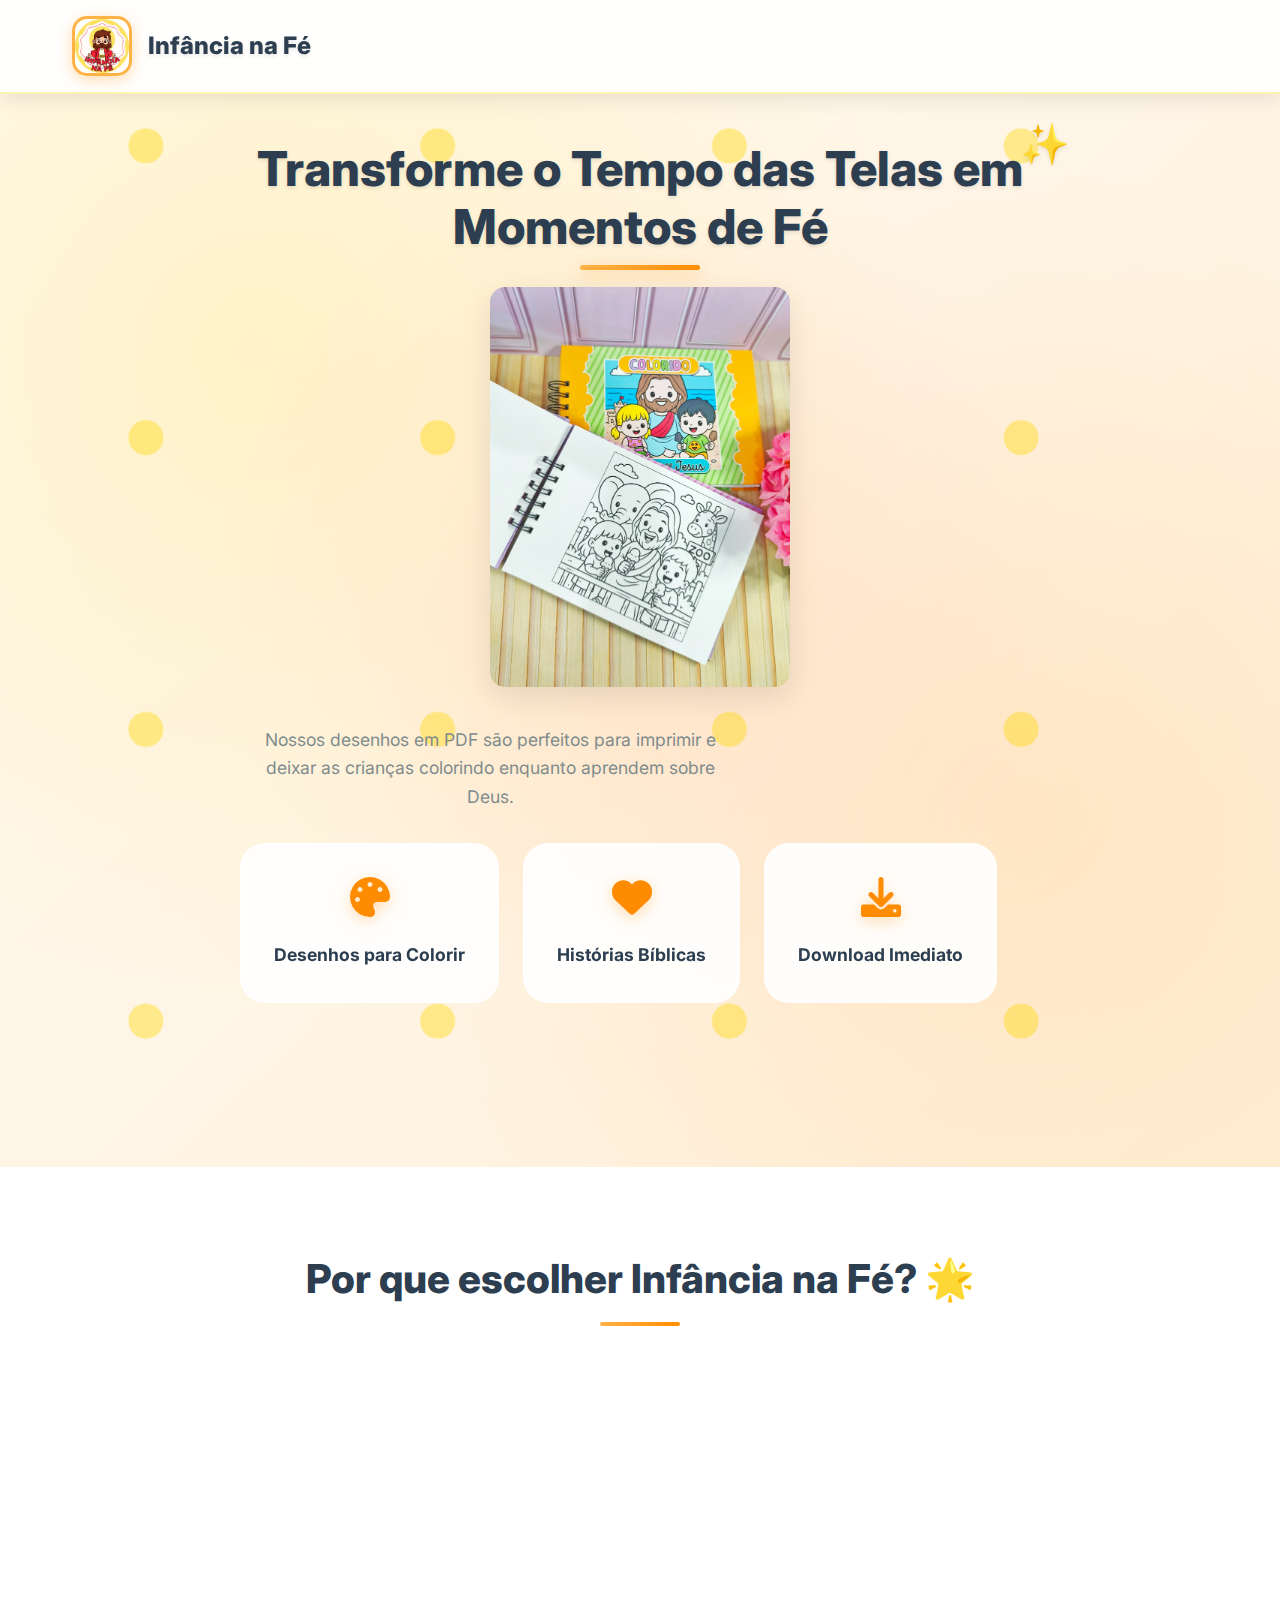
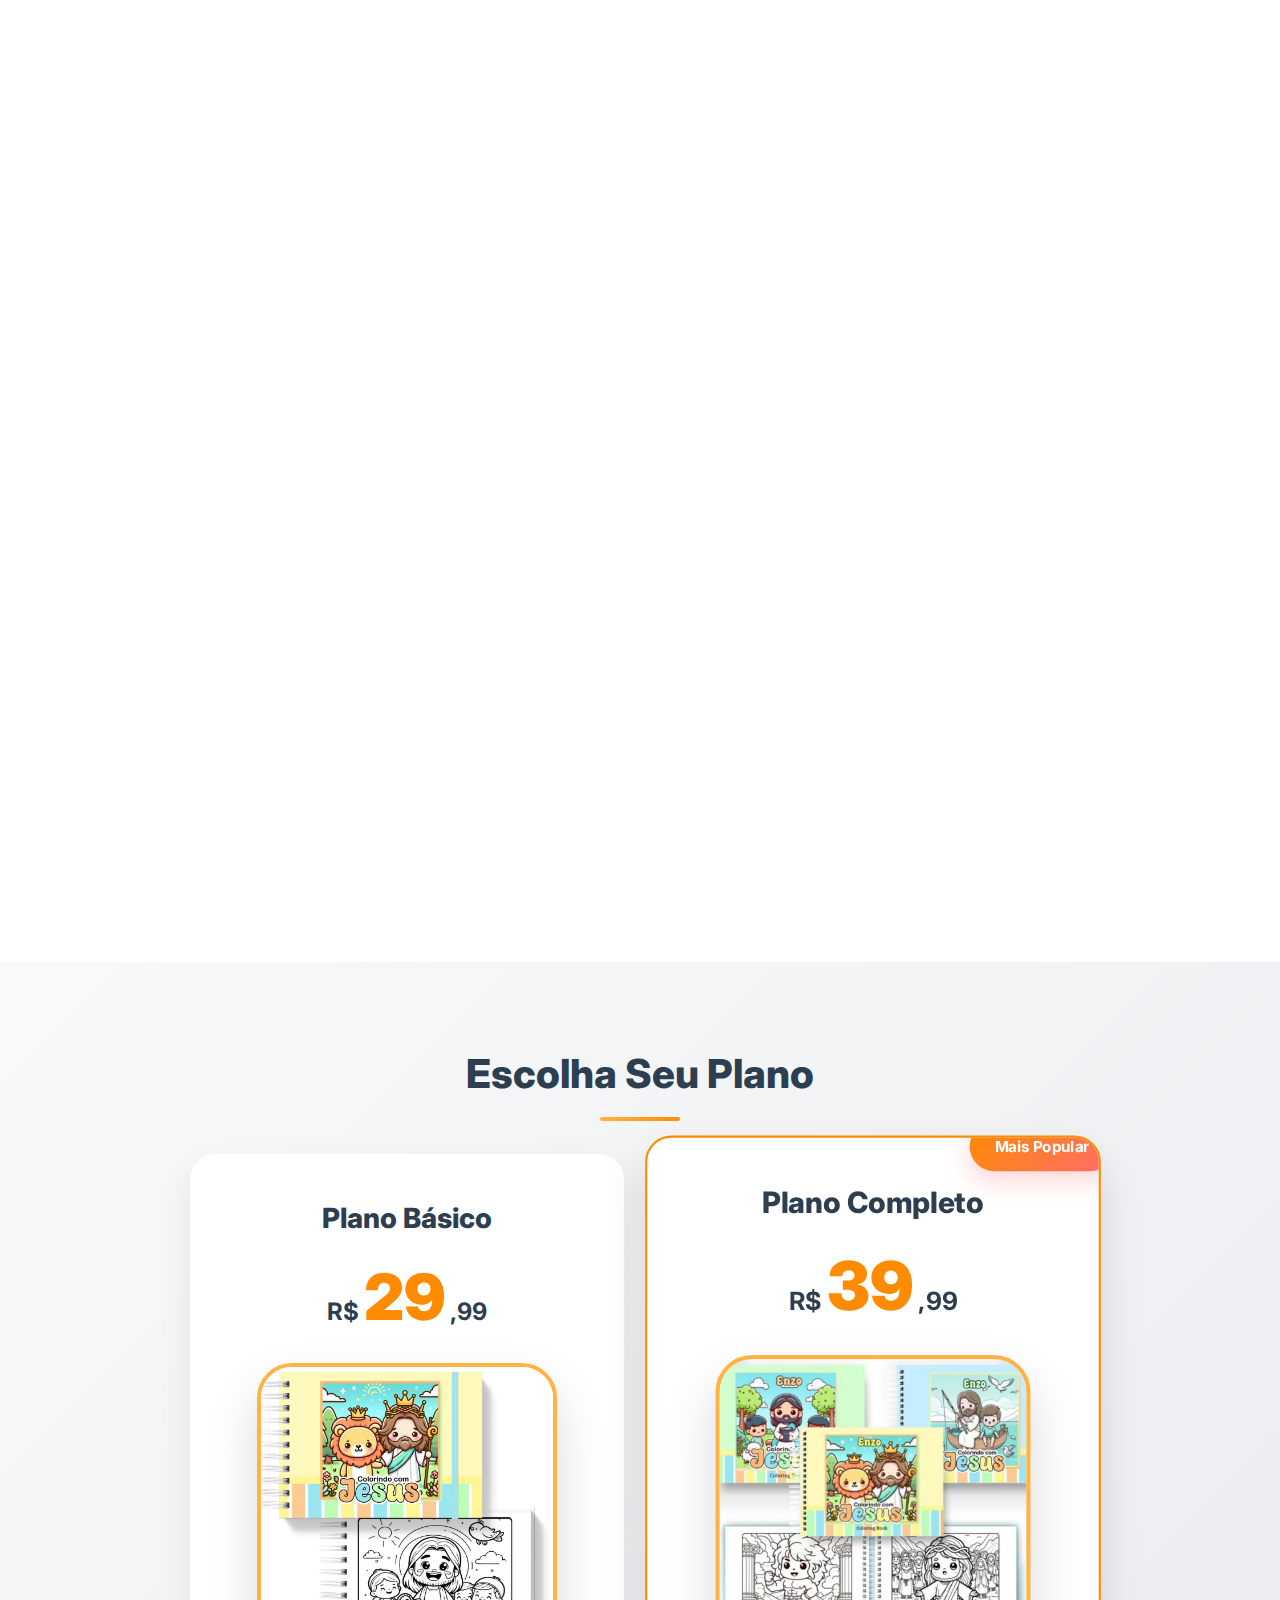
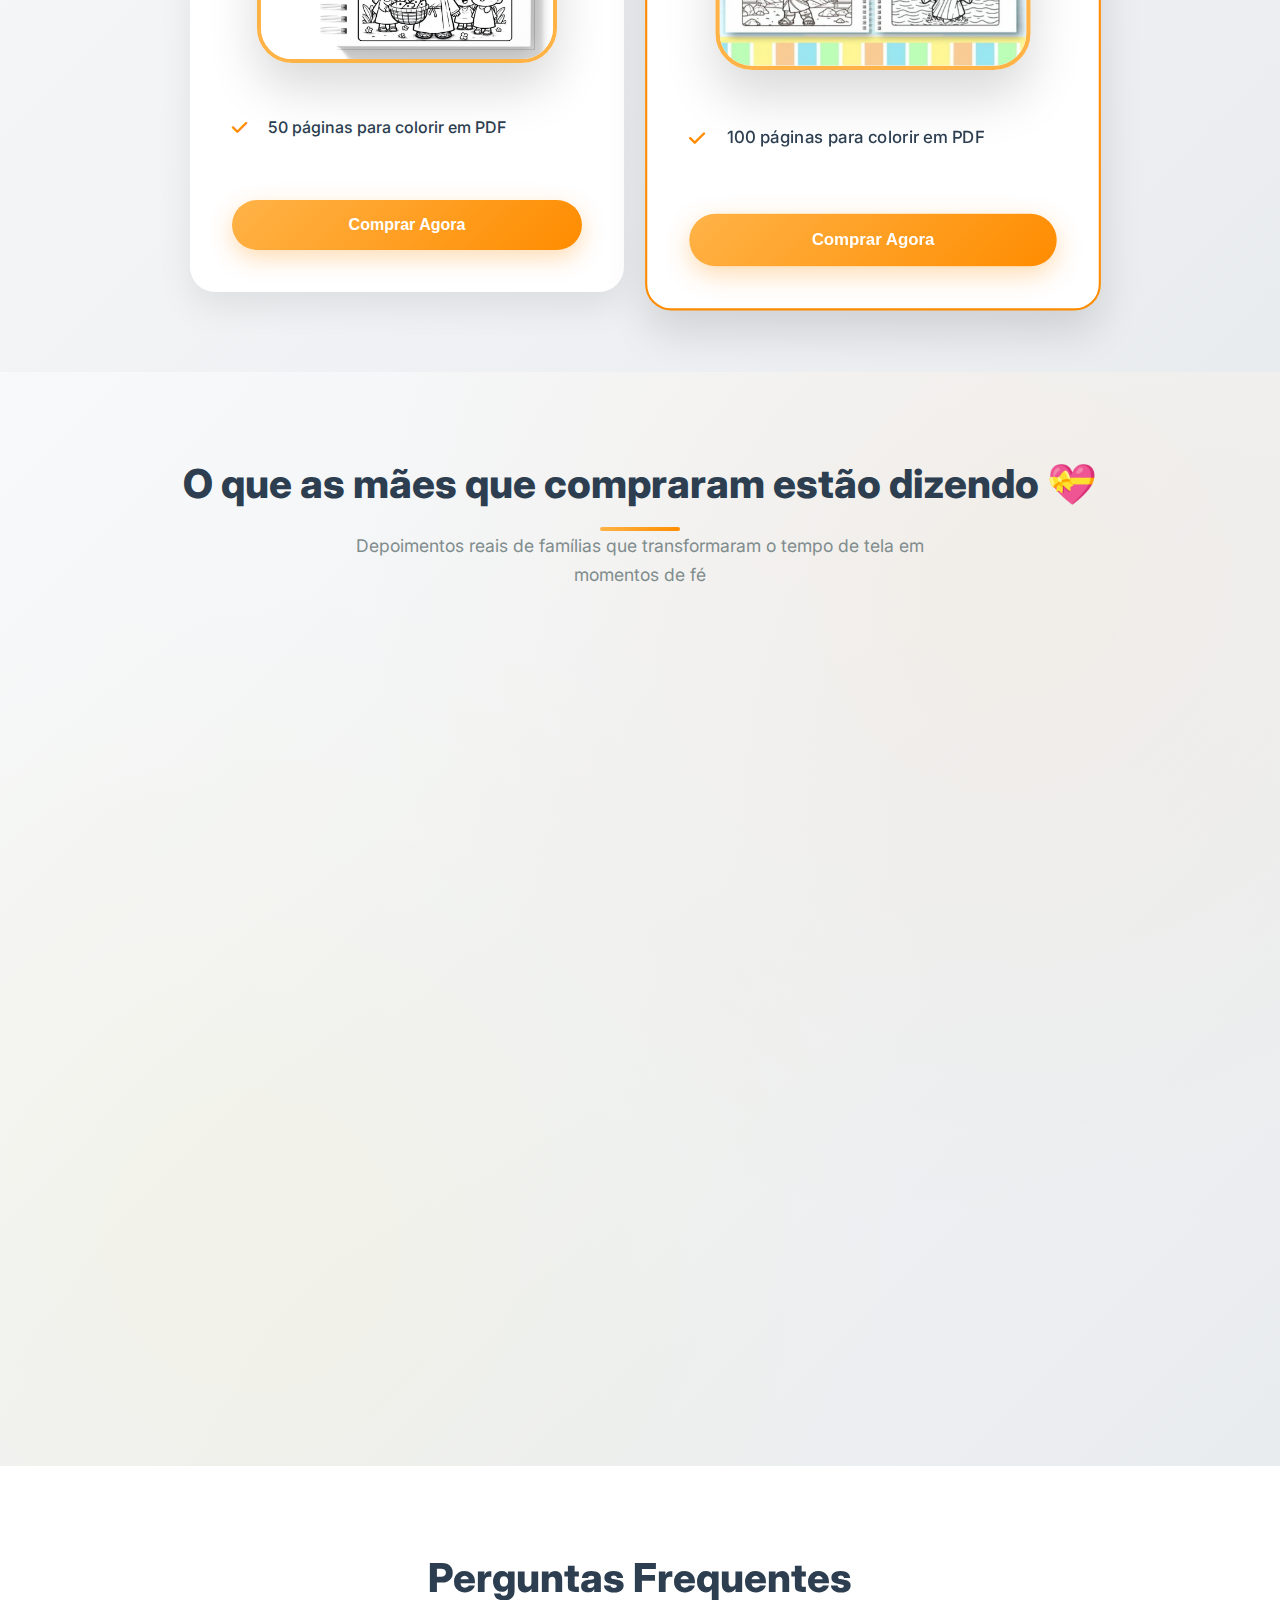
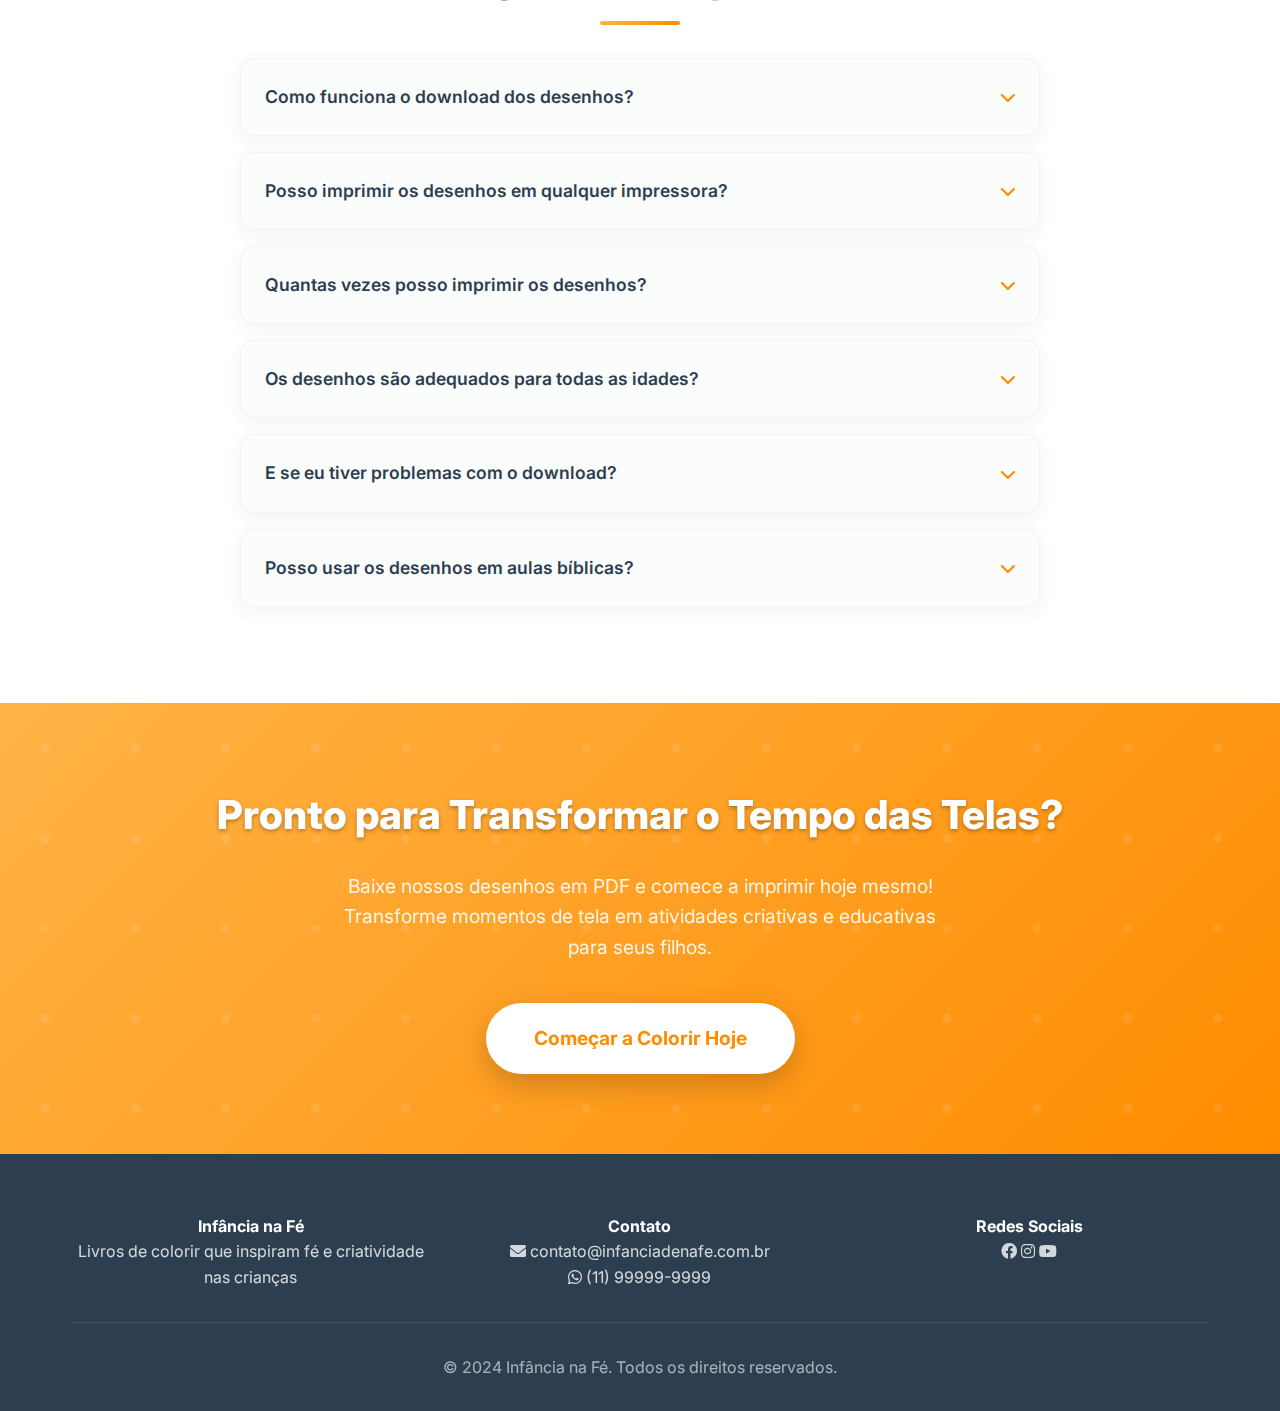
<file: index.html>
<!DOCTYPE html>
<html lang="pt-BR">
<head>
    <meta charset="UTF-8">
    <meta name="viewport" content="width=device-width, initial-scale=1.0">
    <title>Infância na Fé - Livros de Colorir para Crianças</title>
    <link rel="stylesheet" href="styles.css">
    <link href="https://fonts.googleapis.com/css2?family=Inter:wght@300;400;500;600;700&display=swap" rel="stylesheet">
    <link rel="stylesheet" href="https://cdnjs.cloudflare.com/ajax/libs/font-awesome/6.0.0/css/all.min.css">
</head>
<body>
    <!-- Header -->
    <header class="header">
        <div class="container">
            <div class="logo">
                <img src="logo/Logo.png" alt="Infância na Fé" class="logo-img">
                <span>Infância na Fé</span>
            </div>
        </div>
    </header>

    <!-- Hero Section -->
    <section class="hero">
        <div class="container">
            <div class="hero-content">
                <div class="hero-text">
                    <h1>Transforme o Tempo das Telas em Momentos de Fé</h1>
                    
                    <div class="hero-image">
                        <img src="fotos-do-produto/9.webp" alt="Crianças aprendendo sobre a Bíblia" class="hero-img">
                    </div>
                    
                    <p class="hero-subtitle">Nossos desenhos em PDF são perfeitos para imprimir e deixar as crianças colorindo enquanto aprendem sobre Deus.</p>
                    
                    <div class="hero-features">
                        <div class="feature">
                            <i class="fas fa-palette"></i>
                            <span>Desenhos para Colorir</span>
                        </div>
                        <div class="feature">
                            <i class="fas fa-heart"></i>
                            <span>Histórias Bíblicas</span>
                        </div>
                        <div class="feature">
                            <i class="fas fa-download"></i>
                            <span>Download Imediato</span>
                        </div>
                    </div>
                </div>
            </div>
        </div>
    </section>

    <!-- Benefits & Gallery Section -->
    <section class="benefits-gallery">
        <div class="container">
            <h2>Por que escolher Infância na Fé? 🌟</h2>
            <div class="benefits-grid">
                <div class="benefit-card">
                    <div class="benefit-image">
                        <img src="fotos-do-produto/1.jpeg" alt="Desenhos em PDF" class="benefit-photo">
                    </div>
                    <div class="benefit-icon">
                        <i class="fas fa-palette"></i>
                    </div>
                    <h3>Desenhos em PDF</h3>
                    <p>Baixe e imprima quantas páginas quiser! Desenhos lindos e educativos para as crianças colorirem.</p>
                </div>
                <div class="benefit-card">
                    <div class="benefit-image">
                        <img src="fotos-do-produto/2.webp" alt="Fácil de Imprimir" class="benefit-photo">
                    </div>
                    <div class="benefit-icon">
                        <i class="fas fa-print"></i>
                    </div>
                    <h3>Fácil de Imprimir</h3>
                    <p>Formato PDF otimizado para impressão em qualquer impressora. Ideal para uso doméstico e escolar.</p>
                </div>
                <div class="benefit-card">
                    <div class="benefit-image">
                        <img src="fotos-do-produto/3.jpeg" alt="Download Imediato" class="benefit-photo">
                    </div>
                    <div class="benefit-icon">
                        <i class="fas fa-download"></i>
                    </div>
                    <h3>Download Imediato</h3>
                    <p>Receba o arquivo PDF instantaneamente após a compra. Comece a imprimir e colorir em minutos!</p>
                </div>
                <div class="benefit-card">
                    <div class="benefit-image">
                        <img src="fotos-do-produto/4.jpeg" alt="Para Todas as Idades" class="benefit-photo">
                    </div>
                    <div class="benefit-icon">
                        <i class="fas fa-child"></i>
                    </div>
                    <h3>Para Todas as Idades</h3>
                    <p>Desenhos adaptados para diferentes níveis de habilidade, desde os menores até os mais experientes.</p>
                </div>
                <div class="benefit-card">
                    <div class="benefit-image">
                        <img src="fotos-do-produto/5.jpeg" alt="Histórias Bíblicas" class="benefit-photo">
                    </div>
                    <div class="benefit-icon">
                        <i class="fas fa-pray"></i>
                    </div>
                    <h3>Histórias Bíblicas</h3>
                    <p>Cada desenho conta uma história da Bíblia, ensinando valores cristãos enquanto as crianças se divertem.</p>
                </div>
                <div class="benefit-card">
                    <div class="benefit-image">
                        <img src="fotos-do-produto/6.jpeg" alt="Atividade Familiar" class="benefit-photo">
                    </div>
                    <div class="benefit-icon">
                        <i class="fas fa-users"></i>
                    </div>
                    <h3>Atividade Familiar</h3>
                    <p>Perfeito para momentos em família. Imprima várias páginas e todos podem colorir juntos!</p>
                </div>
            </div>
        </div>
    </section>

    <!-- Pricing Section -->
    <section class="pricing" id="comprar">
        <div class="container">
            <h2>Escolha Seu Plano</h2>
            <div class="pricing-plans">
                <div class="pricing-plan">
                    <div class="plan-header">
                        <h3>Plano Básico</h3>
                        <div class="plan-price">
                            <span class="currency">R$</span>
                            <span class="amount">29</span>
                            <span class="period">,99</span>
                        </div>
                    </div>
                    <div class="plan-image">
                        <img src="plano29,99/29,99.png" alt="Caderno de Colorir - 50 páginas" class="plan-product-photo">
                    </div>
                    <div class="plan-features">
                        <ul>
                            <li><i class="fas fa-check"></i> 50 páginas para colorir em PDF</li>
                        </ul>
                    </div>
                    <button class="btn btn-primary btn-large">Comprar Agora</button>
                </div>

                <div class="pricing-plan featured">
                    <div class="plan-badge">Mais Popular</div>
                    <div class="plan-header">
                        <h3>Plano Completo</h3>
                        <div class="plan-price">
                            <span class="currency">R$</span>
                            <span class="amount">39</span>
                            <span class="period">,99</span>
                        </div>
                    </div>
                    <div class="plan-image">
                        <img src="plano39,99/39,99.jpg" alt="Caderno de Colorir - 100 páginas" class="plan-product-photo">
                    </div>
                    <div class="plan-features">
                        <ul>
                            <li><i class="fas fa-check"></i> 100 páginas para colorir em PDF</li>
                        </ul>
                    </div>
                    <button class="btn btn-primary btn-large">Comprar Agora</button>
                </div>
            </div>
        </div>
    </section>

    <!-- Testimonials Section -->
    <section class="testimonials">
        <div class="container">
            <h2>O que as mães que compraram estão dizendo 💝</h2>
            <p class="testimonials-subtitle">Depoimentos reais de famílias que transformaram o tempo de tela em momentos de fé</p>
            <div class="testimonials-grid">
                <div class="testimonial-card">
                    <div class="testimonial-header">
                        <div class="testimonial-avatar">
                            <img src="foto-self-maes-que-compraram/1.jpg" alt="Mãe que comprou" class="avatar-photo">
                        </div>
                        <div class="testimonial-info">
                            <h4>Ana Paula</h4>
                            <p>Mãe de João, 4 anos</p>
                            <div class="stars">
                                <i class="fas fa-star"></i>
                                <i class="fas fa-star"></i>
                                <i class="fas fa-star"></i>
                                <i class="fas fa-star"></i>
                                <i class="fas fa-star"></i>
                            </div>
                        </div>
                    </div>
                    <p class="testimonial-text">"Meu filho passava horas no celular. Agora ele adora colorir as histórias da Bíblia! É incrível ver como ele se concentra e aprende sobre Jesus!"</p>
                    <div class="testimonial-tag">
                        <i class="fas fa-mobile-alt"></i>
                        <span>Menos Telas</span>
                    </div>
                </div>

                <div class="testimonial-card">
                    <div class="testimonial-header">
                        <div class="testimonial-avatar">
                            <img src="foto-self-maes-que-compraram/2.webp" alt="Mãe que comprou" class="avatar-photo">
                        </div>
                        <div class="testimonial-info">
                            <h4>Mariana Costa</h4>
                            <p>Mãe de Sofia, 6 anos</p>
                            <div class="stars">
                                <i class="fas fa-star"></i>
                                <i class="fas fa-star"></i>
                                <i class="fas fa-star"></i>
                                <i class="fas fa-star"></i>
                                <i class="fas fa-star"></i>
                            </div>
                        </div>
                    </div>
                    <p class="testimonial-text">"Baixei o PDF e imprimi várias páginas para minha filha. Ela fica horas colorindo e aprendendo sobre Jesus. O formato digital é super prático!"</p>
                    <div class="testimonial-tag">
                        <i class="fas fa-download"></i>
                        <span>Fácil de Imprimir</span>
                    </div>
                </div>

                <div class="testimonial-card">
                    <div class="testimonial-header">
                        <div class="testimonial-avatar">
                            <img src="foto-self-maes-que-compraram/4.jpg" alt="Mãe que comprou" class="avatar-photo">
                        </div>
                        <div class="testimonial-info">
                            <h4>Fernanda Silva</h4>
                            <p>Mãe de Pedro, 7 anos</p>
                            <div class="stars">
                                <i class="fas fa-star"></i>
                                <i class="fas fa-star"></i>
                                <i class="fas fa-star"></i>
                                <i class="fas fa-star"></i>
                                <i class="fas fa-star"></i>
                            </div>
                        </div>
                    </div>
                    <p class="testimonial-text">"Qualidade excepcional! As ilustrações são lindas e as histórias são perfeitas para a idade do meu filho. Ele pede para colorir todos os dias!"</p>
                    <div class="testimonial-tag">
                        <i class="fas fa-palette"></i>
                        <span>Qualidade Superior</span>
                    </div>
                </div>

                <div class="testimonial-card featured-testimonial">
                    <div class="testimonial-header">
                        <div class="testimonial-avatar">
                            <img src="foto-self-maes-que-compraram/5.gif" alt="Avó que comprou" class="avatar-photo">
                        </div>
                        <div class="testimonial-info">
                            <h4>Dona Maria</h4>
                            <p>Avó de Lucas, 5 anos</p>
                            <div class="stars">
                                <i class="fas fa-star"></i>
                                <i class="fas fa-star"></i>
                                <i class="fas fa-star"></i>
                                <i class="fas fa-star"></i>
                                <i class="fas fa-star"></i>
                            </div>
                        </div>
                    </div>
                    <p class="testimonial-text">"Como avó, vejo a diferença que fez na vida do meu netinho. Ele está mais calmo, focado e interessado em aprender sobre Deus. Valeu cada centavo!"</p>
                    <div class="testimonial-tag">
                        <i class="fas fa-heart"></i>
                        <span>Amor de Avó</span>
                    </div>
                </div>
            </div>
        </div>
    </section>

    <!-- FAQ Section -->
    <section class="faq">
        <div class="container">
            <h2>Perguntas Frequentes</h2>
            <div class="faq-grid">
                <div class="faq-item">
                    <div class="faq-question">
                        <h4>Como funciona o download dos desenhos?</h4>
                        <i class="fas fa-chevron-down"></i>
                    </div>
                    <div class="faq-answer">
                        <p>Assim que você finalizar a compra, receberá um email com o link para download dos arquivos PDF. É super rápido e você pode começar a imprimir e colorir em minutos!</p>
                    </div>
                </div>
                <div class="faq-item">
                    <div class="faq-question">
                        <h4>Posso imprimir os desenhos em qualquer impressora?</h4>
                        <i class="fas fa-chevron-down"></i>
                    </div>
                    <div class="faq-answer">
                        <p>Sim! Os arquivos PDF são otimizados para impressão em qualquer impressora doméstica ou comercial. Recomendamos papel A4 comum para melhor resultado.</p>
                    </div>
                </div>
                <div class="faq-item">
                    <div class="faq-question">
                        <h4>Quantas vezes posso imprimir os desenhos?</h4>
                        <i class="fas fa-chevron-down"></i>
                    </div>
                    <div class="faq-answer">
                        <p>Você pode imprimir quantas vezes quiser! Os PDFs são seus para sempre. Imprima para todos os seus filhos, sobrinhos ou para usar em aulas bíblicas.</p>
                    </div>
                </div>
                <div class="faq-item">
                    <div class="faq-question">
                        <h4>Os desenhos são adequados para todas as idades?</h4>
                        <i class="fas fa-chevron-down"></i>
                    </div>
                    <div class="faq-answer">
                        <p>Sim! Temos desenhos simples para crianças pequenas (2-4 anos) e desenhos mais detalhados para crianças maiores (5-12 anos). Todos são educativos e seguros.</p>
                    </div>
                </div>
                <div class="faq-item">
                    <div class="faq-question">
                        <h4>E se eu tiver problemas com o download?</h4>
                        <i class="fas fa-chevron-down"></i>
                    </div>
                    <div class="faq-answer">
                        <p>Nossa equipe está sempre pronta para ajudar! Se você tiver qualquer problema com o download ou impressão, entre em contato conosco que resolveremos rapidamente.</p>
                    </div>
                </div>
                <div class="faq-item">
                    <div class="faq-question">
                        <h4>Posso usar os desenhos em aulas bíblicas?</h4>
                        <i class="fas fa-chevron-down"></i>
                    </div>
                    <div class="faq-answer">
                        <p>Perfeito! Os desenhos são ideais para uso em escolas bíblicas, aulas de catequese ou atividades religiosas. Imprima quantas cópias precisar para sua turma!</p>
                    </div>
                </div>
            </div>
        </div>
    </section>

    <!-- CTA Section -->
    <section class="cta">
        <div class="container">
            <h2>Pronto para Transformar o Tempo das Telas?</h2>
            <p>Baixe nossos desenhos em PDF e comece a imprimir hoje mesmo! Transforme momentos de tela em atividades criativas e educativas para seus filhos.</p>
            <a href="#comprar" class="btn btn-primary btn-large">Começar a Colorir Hoje</a>
        </div>
    </section>

    <!-- Footer -->
    <footer class="footer">
        <div class="container">
            <div class="footer-content">
                <div class="footer-section">
                    <h4>Infância na Fé</h4>
                    <p>Livros de colorir que inspiram fé e criatividade nas crianças</p>
                </div>
                <div class="footer-section">
                    <h4>Contato</h4>
                    <p><i class="fas fa-envelope"></i> contato@infanciadenafe.com.br</p>
                    <p><i class="fab fa-whatsapp"></i> (11) 99999-9999</p>
                </div>
                <div class="footer-section">
                    <h4>Redes Sociais</h4>
                    <div class="social-links">
                        <a href="#"><i class="fab fa-facebook"></i></a>
                        <a href="#"><i class="fab fa-instagram"></i></a>
                        <a href="#"><i class="fab fa-youtube"></i></a>
                    </div>
                </div>
            </div>
            <div class="footer-bottom">
                <p>&copy; 2024 Infância na Fé. Todos os direitos reservados.</p>
            </div>
        </div>
    </footer>

    <script src="script.js"></script>
</body>
</html>
</file>
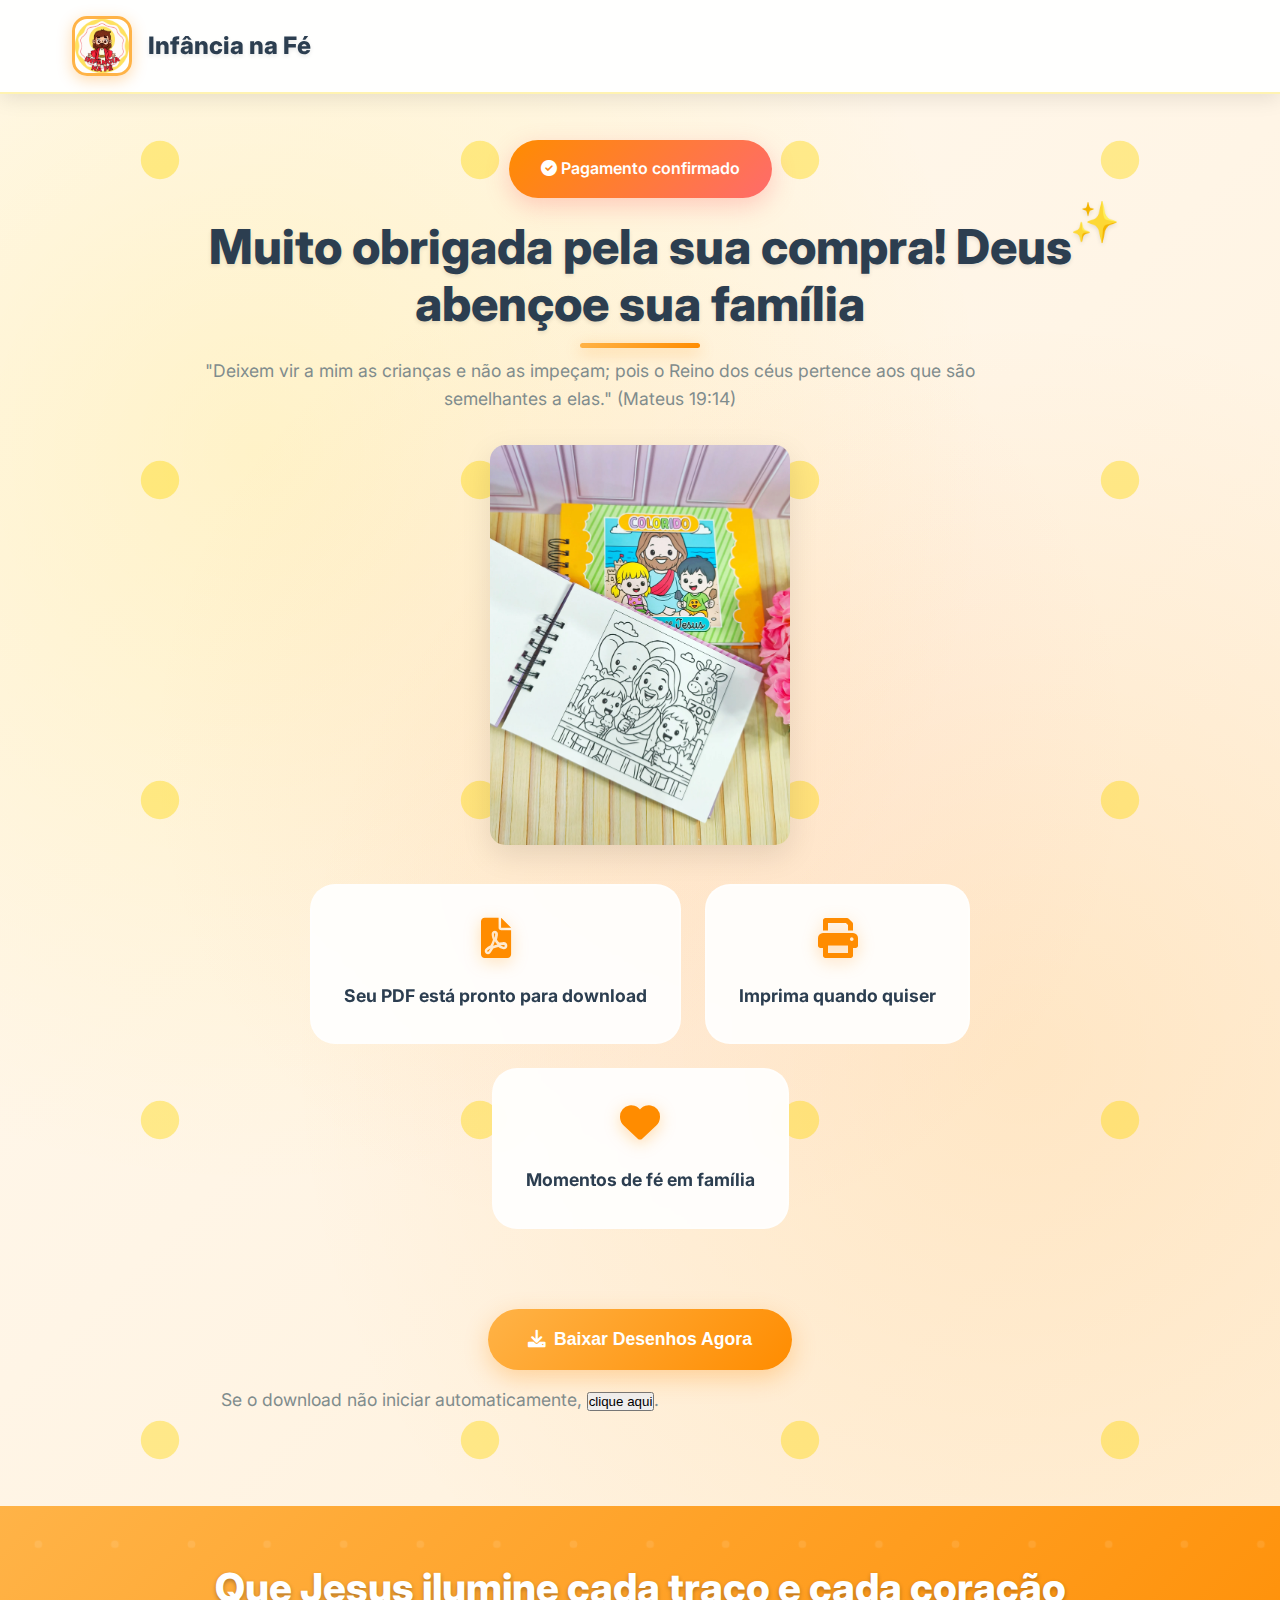
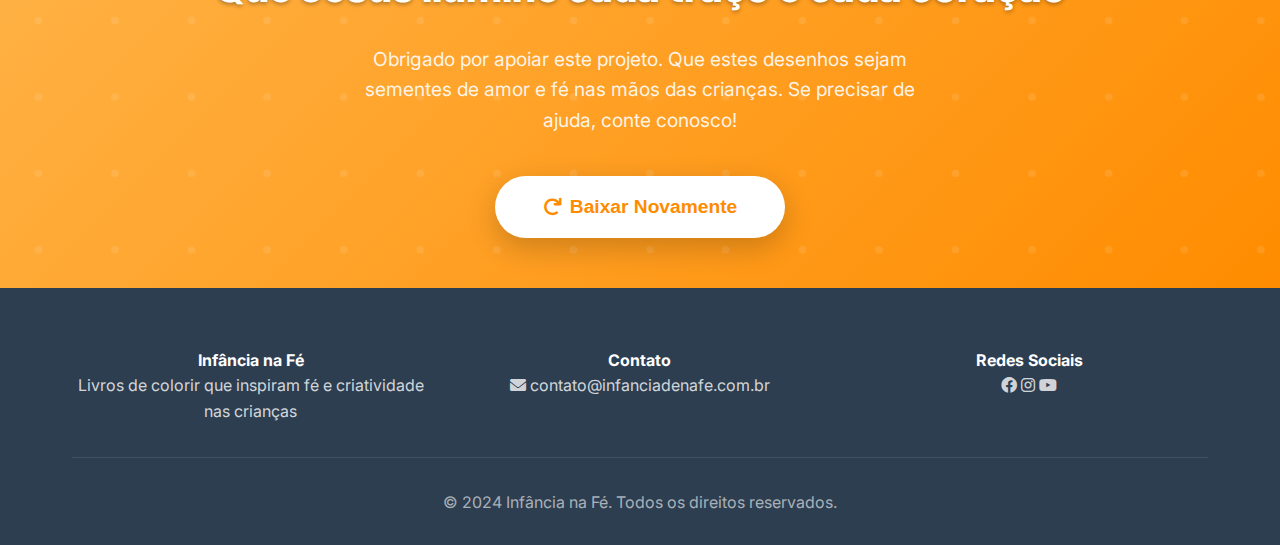
<file: obrigada/index.html>
<!DOCTYPE html>
<html lang="pt-BR">
<head>
    <meta charset="UTF-8">
    <meta name="viewport" content="width=device-width, initial-scale=1.0">
    <meta http-equiv="Cache-Control" content="no-store, no-cache, must-revalidate, max-age=0">
    <meta http-equiv="Pragma" content="no-cache">
    <meta http-equiv="Expires" content="0">
    <title>Obrigada pela sua compra! - Infância na Fé</title>
    <link rel="stylesheet" href="../styles.css">
    <link href="https://fonts.googleapis.com/css2?family=Inter:wght@300;400;500;600;700;800;900&display=swap" rel="stylesheet">
    <link rel="stylesheet" href="https://cdnjs.cloudflare.com/ajax/libs/font-awesome/6.0.0/css/all.min.css">
</head>
<body>
    <!-- Header -->
    <header class="header">
        <div class="container">
            <div class="logo">
                <img src="../logo/Logo.png" alt="Infância na Fé" class="logo-img">
                <span>Infância na Fé</span>
            </div>
        </div>
    </header>

    <!-- Hero / Obrigada -->
    <section class="hero" style="padding: 140px 0 60px;">
        <div class="container">
            <div class="hero-content" style="max-width: 900px;">
                <div class="hero-text">
                    <div class="price-note" style="margin-bottom: 1.25rem;">
                        <i class="fas fa-check-circle"></i>
                        Pagamento confirmado
                    </div>
                    <h1 style="max-width: 900px;">Muito obrigada pela sua compra! Deus abençoe sua família</h1>
                    <p class="hero-subtitle" style="max-width: 800px;">
                        "Deixem vir a mim as crianças e não as impeçam; pois o Reino dos céus pertence aos que são semelhantes a elas." (Mateus 19:14)
                    </p>

                    <div class="hero-image" style="margin-top: 2rem;">
                        <img src="../fotos-do-produto/9.webp" alt="Crianças aprendendo sobre a Bíblia" class="hero-img">
                    </div>

                    <div class="hero-features" style="justify-content: center; margin-top: 2rem;">
                        <div class="feature">
                            <i class="fas fa-file-pdf"></i>
                            <span>Seu PDF está pronto para download</span>
                        </div>
                        <div class="feature">
                            <i class="fas fa-print"></i>
                            <span>Imprima quando quiser</span>
                        </div>
                        <div class="feature">
                            <i class="fas fa-heart"></i>
                            <span>Momentos de fé em família</span>
                        </div>
                    </div>

                    <button type="button" class="btn btn-primary btn-large download-link" data-file="desenhos100.pdf?v=2" data-name="100 Desenhos - Infância na Fé.pdf" style="margin-top: 1rem;">
                        <i class="fas fa-download"></i>
                        Baixar Desenhos Agora
                    </button>

                    <p class="hero-subtitle" style="margin-top: 1rem;">
                        Se o download não iniciar automaticamente, <button type="button" class="link-like download-link" data-file="desenhos100.pdf?v=2" data-name="100 Desenhos - Infância na Fé.pdf">clique aqui</button>.
                    </p>
                </div>
            </div>
        </div>
    </section>

    <!-- CTA Final -->
    <section class="cta" style="padding: 50px 0;">
        <div class="container">
            <h2>Que Jesus ilumine cada traço e cada coração</h2>
            <p>Obrigado por apoiar este projeto. Que estes desenhos sejam sementes de amor e fé nas mãos das crianças. Se precisar de ajuda, conte conosco!</p>
            <button type="button" class="btn btn-secondary btn-large download-link" data-file="desenhos100.pdf?v=2" data-name="100 Desenhos - Infância na Fé.pdf">
                <i class="fas fa-redo"></i>
                Baixar Novamente
            </button>
        </div>
    </section>

    <!-- Footer -->
    <footer class="footer">
        <div class="container">
            <div class="footer-content">
                <div class="footer-section">
                    <h4>Infância na Fé</h4>
                    <p>Livros de colorir que inspiram fé e criatividade nas crianças</p>
                </div>
                <div class="footer-section">
                    <h4>Contato</h4>
                    <p><i class="fas fa-envelope"></i> contato@infanciadenafe.com.br</p>
                </div>
                <div class="footer-section">
                    <h4>Redes Sociais</h4>
                    <div class="social-links">
                        <a href="#"><i class="fab fa-facebook"></i></a>
                        <a href="#"><i class="fab fa-instagram"></i></a>
                        <a href="#"><i class="fab fa-youtube"></i></a>
                    </div>
                </div>
            </div>
            <div class="footer-bottom">
                <p>&copy; 2024 Infância na Fé. Todos os direitos reservados.</p>
            </div>
        </div>
    </footer>
    <script>
      // Baixa o PDF somente quando o usuário clica
      document.addEventListener('DOMContentLoaded', () => {
        const links = document.querySelectorAll('.download-link');
        links.forEach(link => {
          link.addEventListener('click', async (e) => {
            e.preventDefault();
            const file = link.getAttribute('data-file') || 'desenhos100.pdf';
            const name = link.getAttribute('data-name') || '100 Desenhos - Infância na Fé.pdf';
            try {
              const resp = await fetch(file, { cache: 'no-store' });
              if (!resp.ok) throw new Error('HTTP ' + resp.status);
              const blob = await resp.blob();
              const url = URL.createObjectURL(blob);
              const a = document.createElement('a');
              a.href = url;
              a.download = name;
              a.style.display = 'none';
              document.body.appendChild(a);
              a.click();
              a.remove();
              setTimeout(() => URL.revokeObjectURL(url), 1500);
            } catch (err) {
              // Fallback: navega direto para o arquivo
              window.location.href = file;
            }
          });
        });
      });
    </script>
</body>
</html>
</file>
<file: styles.css>
/* Modern CSS Variables */
:root {
    --primary-yellow: #FFD700;
    --secondary-yellow: #FFED4E;
    --accent-orange: #FF8C00;
    --accent-red: #FF6B6B;
    --warm-yellow: #FFB347;
    --light-yellow: #FFF8DC;
    --golden-yellow: #FFD700;
    --text-dark: #2C3E50;
    --text-light: #7F8C8D;
    --primary-white: #FFFFFF;
    --shadow-light: rgba(0, 0, 0, 0.1);
    --shadow-warm: rgba(255, 140, 0, 0.2);
    --gradient-primary: linear-gradient(135deg, var(--warm-yellow), var(--accent-orange));
    --gradient-secondary: linear-gradient(135deg, var(--light-yellow), var(--primary-yellow));
    --gradient-accent: linear-gradient(135deg, var(--accent-orange), var(--accent-red));
}

/* Modern Reset & Base Styles */
* {
    margin: 0;
    padding: 0;
    box-sizing: border-box;
}

body {
    font-family: 'Inter', 'Segoe UI', Tahoma, Geneva, Verdana, sans-serif;
    line-height: 1.6;
    color: var(--text-dark);
    background: linear-gradient(135deg, #f8f9fa 0%, #e9ecef 100%);
    overflow-x: hidden;
}

body::before {
    content: '';
    position: fixed;
    top: 0;
    left: 0;
    width: 100%;
    height: 100%;
    background: 
        radial-gradient(circle at 20% 80%, rgba(255, 215, 0, 0.1) 0%, transparent 50%),
        radial-gradient(circle at 80% 20%, rgba(255, 140, 0, 0.1) 0%, transparent 50%),
        radial-gradient(circle at 40% 40%, rgba(255, 107, 107, 0.05) 0%, transparent 50%);
    pointer-events: none;
    z-index: -1;
}

/* Modern Container */
.container {
    max-width: 1200px;
    margin: 0 auto;
    padding: 0 2rem;
}

@media (max-width: 768px) {
    .container {
        padding: 0 1rem;
    }
}

/* Modern Buttons */
.btn {
    display: inline-flex;
    align-items: center;
    justify-content: center;
    gap: 0.5rem;
    padding: 1rem 2rem;
    font-size: 1rem;
    font-weight: 600;
    text-decoration: none;
    border: none;
    border-radius: 50px;
    cursor: pointer;
    transition: all 0.3s cubic-bezier(0.4, 0, 0.2, 1);
    position: relative;
    overflow: hidden;
    white-space: nowrap;
}

.btn::before {
    content: '';
    position: absolute;
    top: 0;
    left: -100%;
    width: 100%;
    height: 100%;
    background: linear-gradient(90deg, transparent, rgba(255, 255, 255, 0.2), transparent);
    transition: left 0.5s;
}

.btn:hover::before {
    left: 100%;
}

.btn-primary {
    background: var(--gradient-primary);
    color: white;
    box-shadow: 0 8px 25px rgba(255, 140, 0, 0.3);
}

.btn-primary:hover {
    transform: translateY(-3px);
    box-shadow: 0 12px 35px rgba(255, 140, 0, 0.4);
}

.btn-secondary {
    background: var(--gradient-secondary);
    color: var(--text-dark);
    box-shadow: 0 8px 25px rgba(255, 215, 0, 0.3);
}

.btn-secondary:hover {
    transform: translateY(-3px);
    box-shadow: 0 12px 35px rgba(255, 215, 0, 0.4);
}

.btn-large {
    padding: 1.25rem 2.5rem;
    font-size: 1.1rem;
    font-weight: 700;
}

/* Header Styles */
.header {
    position: fixed;
    top: 0;
    left: 0;
    right: 0;
    background: rgba(255, 255, 255, 0.95);
    backdrop-filter: blur(20px);
    border-bottom: 2px solid rgba(255, 215, 0, 0.3);
    z-index: 1000;
    padding: 1rem 0;
    box-shadow: 0 4px 20px rgba(0, 0, 0, 0.1);
}

.header .container {
    display: flex;
    justify-content: space-between;
    align-items: center;
}

.logo {
    display: flex;
    align-items: center;
    gap: 1rem;
    text-decoration: none;
}

.logo-img {
    width: 60px;
    height: 60px;
    border-radius: 15px;
    box-shadow: 0 4px 15px rgba(255, 140, 0, 0.3);
    transition: all 0.3s ease;
    border: 3px solid var(--warm-yellow);
}

.logo-img:hover {
    transform: scale(1.05) rotate(2deg);
    box-shadow: 0 8px 25px rgba(255, 140, 0, 0.4);
    border-color: var(--accent-orange);
}

.logo span {
    font-size: 1.5rem;
    font-weight: 800;
    color: var(--text-dark);
    text-shadow: 0 2px 4px rgba(0, 0, 0, 0.1);
}

.nav {
    display: flex;
    gap: 2rem;
}

.nav a {
    text-decoration: none;
    color: var(--text-dark);
    font-weight: 600;
    font-size: 1.1rem;
    padding: 0.8rem 1.5rem;
    border-radius: 25px;
    transition: all 0.3s ease;
    position: relative;
    overflow: hidden;
}

.nav a::before {
    content: '';
    position: absolute;
    top: 0;
    left: -100%;
    width: 100%;
    height: 100%;
    background: var(--gradient-primary);
    transition: left 0.3s ease;
    z-index: -1;
}

.nav a:hover::before {
    left: 0;
}

.nav a:hover {
    color: white;
    transform: translateY(-2px);
    box-shadow: 0 8px 20px rgba(255, 140, 0, 0.3);
}

/* Responsive Header */
@media (max-width: 768px) {
    .header .container {
        flex-direction: column;
        gap: 1rem;
    }
    
    .nav {
        gap: 1rem;
    }
    
    .nav a {
        padding: 0.6rem 1.2rem;
        font-size: 1rem;
    }
    
    .logo-img {
        width: 50px;
        height: 50px;
    }
    
    .logo span {
        font-size: 1.3rem;
    }
}

@media (max-width: 480px) {
    .nav {
        flex-wrap: wrap;
        justify-content: center;
        gap: 0.8rem;
    }
    
    .nav a {
        padding: 0.5rem 1rem;
        font-size: 0.9rem;
    }
}

/* Modern Hero Section */
.hero {
    padding: 140px 0 100px;
    background: linear-gradient(135deg, #fff9f0 0%, #fff5e6 50%, #fff0d9 100%);
    position: relative;
    overflow: hidden;
}

.hero::before {
    content: '';
    position: absolute;
    top: 0;
    left: 0;
    right: 0;
    bottom: 0;
    background: 
        radial-gradient(circle at 20% 30%, rgba(255, 215, 0, 0.15) 0%, transparent 50%),
        radial-gradient(circle at 80% 70%, rgba(255, 140, 0, 0.12) 0%, transparent 50%),
        radial-gradient(circle at 50% 50%, rgba(255, 107, 107, 0.08) 0%, transparent 50%);
}

.hero::after {
    content: '';
    position: absolute;
    top: 0;
    left: 0;
    right: 0;
    bottom: 0;
    background: url('data:image/svg+xml,<svg xmlns="http://www.w3.org/2000/svg" viewBox="0 0 100 100"><defs><pattern id="sparkle" x="0" y="0" width="25" height="25" patternUnits="userSpaceOnUse"><circle cx="12.5" cy="12.5" r="1.5" fill="%23FFD700" opacity="0.4"/></pattern></defs><rect width="100" height="100" fill="url(%23sparkle)"/></svg>');
    animation: sparkle 25s linear infinite;
}

.hero-content {
    max-width: 800px;
    margin: 0 auto;
    position: relative;
    z-index: 2;
    text-align: center;
}

.hero-text {
    text-align: center;
}

.hero-image {
    margin: 2rem auto;
    max-width: 500px;
    text-align: center;
}

.hero-img {
    max-width: 60%;
    height: auto;
    border-radius: 15px;
    box-shadow: 0 10px 30px rgba(0, 0, 0, 0.1);
    transition: transform 0.3s ease, box-shadow 0.3s ease;
}

.hero-img:hover {
    transform: translateY(-5px);
    box-shadow: 0 15px 40px rgba(0, 0, 0, 0.15);
}

.hero h1 {
    font-size: 3rem;
    font-weight: 800;
    color: var(--text-dark);
    margin-bottom: 1.5rem;
    position: relative;
    line-height: 1.2;
    text-shadow: 0 2px 4px rgba(0, 0, 0, 0.1);
}

.hero h1::before {
    content: '';
    position: absolute;
    bottom: -15px;
    left: 50%;
    transform: translateX(-50%);
    width: 120px;
    height: 5px;
    background: var(--gradient-primary);
    border-radius: 3px;
    box-shadow: 0 4px 15px rgba(255, 140, 0, 0.4);
}

.hero h1::after {
    content: '✨';
    position: absolute;
    top: -20px;
    right: -30px;
    font-size: 2.5rem;
    animation: bounce 3s ease-in-out infinite;
}

.hero-subtitle {
    font-size: 1.1rem;
    color: var(--text-light);
    margin-bottom: 2rem;
    max-width: 500px;
    font-weight: 400;
    line-height: 1.6;
}

.hero-features {
    display: flex;
    flex-wrap: wrap;
    gap: 1.5rem;
    margin-bottom: 4rem;
}

.feature {
    display: flex;
    flex-direction: column;
    align-items: center;
    gap: 1.5rem;
    padding: 2rem;
    background: rgba(255, 255, 255, 0.9);
    border-radius: 25px;
    backdrop-filter: blur(15px);
    border: 2px solid rgba(255, 255, 255, 0.3);
    transition: all 0.4s ease;
    position: relative;
    overflow: hidden;
}

.feature::before {
    content: '';
    position: absolute;
    top: 0;
    left: -100%;
    width: 100%;
    height: 100%;
    background: linear-gradient(90deg, transparent, rgba(255, 215, 0, 0.2), transparent);
    transition: left 0.6s ease;
}

.feature:hover::before {
    left: 100%;
}

.feature:hover {
    transform: translateY(-8px) scale(1.02);
    background: rgba(255, 255, 255, 0.95);
    box-shadow: 0 20px 40px rgba(0, 0, 0, 0.15);
    border-color: var(--accent-orange);
}

.feature i {
    font-size: 2.5rem;
    color: var(--accent-orange);
    animation: wiggle 4s ease-in-out infinite;
    filter: drop-shadow(0 4px 8px rgba(255, 140, 0, 0.3));
}

.feature span {
    font-weight: 700;
    color: var(--text-dark);
    text-align: center;
    font-size: 1.1rem;
    position: relative;
}

.feature span::after {
    content: '';
    position: absolute;
    bottom: -8px;
    left: 50%;
    transform: translateX(-50%);
    width: 0;
    height: 2px;
    background: var(--gradient-primary);
    transition: width 0.3s ease;
}

.feature:hover span::after {
    width: 100%;
}

.price-note {
    background: var(--gradient-accent);
    color: white;
    padding: 1rem 2rem;
    border-radius: 50px;
    font-weight: 600;
    display: inline-block;
    margin-bottom: 2rem;
    box-shadow: 0 8px 25px rgba(255, 107, 107, 0.3);
}



/* Modern Benefits & Pricing Section */
.benefits-pricing {
    padding: 80px 0;
    background: white;
    position: relative;
}

.benefits-pricing::before {
    content: '';
    position: absolute;
    top: 0;
    left: 0;
    right: 0;
    height: 100px;
    background: linear-gradient(to bottom, transparent, white);
}

.benefits-pricing h2 {
    text-align: center;
    font-size: 2.5rem;
    font-weight: 800;
    color: var(--text-dark);
    margin-bottom: 3rem;
    position: relative;
}

.benefits-pricing h2::after {
    content: '';
    position: absolute;
    bottom: -15px;
    left: 50%;
    transform: translateX(-50%);
    width: 80px;
    height: 4px;
    background: var(--gradient-primary);
    border-radius: 2px;
}

.pricing-section {
    position: relative;
    z-index: 1;
    background: linear-gradient(135deg, #f8f9fa 0%, #e9ecef 100%);
    padding: 2.5rem;
    border-radius: 25px;
    box-shadow: 0 15px 35px rgba(0, 0, 0, 0.1);
    border: 1px solid rgba(255, 255, 255, 0.8);
}

.pricing-section h3 {
    text-align: center;
    font-size: 2rem;
    font-weight: 800;
    color: var(--text-dark);
    margin-bottom: 2rem;
    position: relative;
}

.pricing-section h3::after {
    content: '';
    position: absolute;
    bottom: -10px;
    left: 50%;
    transform: translateX(-50%);
    width: 60px;
    height: 3px;
    background: var(--gradient-primary);
    border-radius: 2px;
}

.pricing-plans {
    display: grid;
    grid-template-columns: 1fr;
    gap: 1.5rem;
}

.pricing-plan {
    background: white;
    border-radius: 20px;
    padding: 2rem;
    text-align: center;
    box-shadow: 0 10px 25px rgba(0, 0, 0, 0.08);
    border: 2px solid transparent;
    transition: all 0.3s ease;
    position: relative;
    overflow: hidden;
}

.pricing-plan::before {
    content: '';
    position: absolute;
    top: 0;
    left: 0;
    right: 0;
    height: 3px;
    background: var(--gradient-primary);
    transform: scaleX(0);
    transition: transform 0.3s ease;
}

.pricing-plan:hover::before {
    transform: scaleX(1);
}

.pricing-plan:hover {
    transform: translateY(-5px);
    box-shadow: 0 15px 35px rgba(0, 0, 0, 0.12);
    border-color: var(--accent-orange);
}

.pricing-plan.featured {
    border-color: var(--accent-orange);
    transform: scale(1.02);
    box-shadow: 0 12px 30px rgba(0, 0, 0, 0.12);
}

.pricing-plan.featured:hover {
    transform: scale(1.02) translateY(-5px);
}

.plan-badge {
    position: absolute;
    top: -12px;
    right: -12px;
    background: var(--gradient-accent);
    color: white;
    padding: 0.6rem 1.2rem;
    border-radius: 20px;
    font-size: 0.8rem;
    font-weight: 700;
    box-shadow: 0 6px 20px rgba(255, 107, 107, 0.3);
    animation: bounce 2s infinite;
}

.plan-header h4 {
    color: var(--text-dark);
    font-size: 1.5rem;
    margin-bottom: 1.25rem;
    font-weight: 800;
}

.plan-price {
    margin-bottom: 1.5rem;
    display: flex;
    align-items: baseline;
    justify-content: center;
    gap: 0.25rem;
}

.plan-price .currency {
    font-size: 1.3rem;
    color: var(--text-dark);
    font-weight: 700;
}

.plan-price .amount {
    font-size: 3.5rem;
    color: var(--accent-orange);
    font-weight: 900;
    line-height: 1;
}

.plan-price .period {
    font-size: 1.3rem;
    color: var(--text-dark);
    font-weight: 700;
}

.plan-image {
    margin: 1.5rem 0;
    text-align: center;
}

.plan-product-photo {
    width: 120px;
    height: 120px;
    object-fit: cover;
    border-radius: 18px;
    box-shadow: 0 10px 25px rgba(0, 0, 0, 0.15);
    transition: all 0.3s ease;
    border: 3px solid var(--warm-yellow);
}

.plan-product-photo:hover {
    transform: scale(1.08) rotate(3deg);
    box-shadow: 0 15px 35px rgba(0, 0, 0, 0.2);
    border-color: var(--accent-orange);
}

.plan-features ul {
    list-style: none;
    padding: 0;
    margin: 0 0 1.5rem 0;
    text-align: left;
}

.plan-features li {
    padding: 0.6rem 0;
    color: var(--text-dark);
    display: flex;
    align-items: center;
    gap: 0.6rem;
    font-weight: 500;
}

.plan-features li i {
    color: var(--accent-orange);
    font-size: 1rem;
    min-width: 20px;
}

.pricing-plan .btn {
    width: 100%;
    margin-top: 0.75rem;
    padding: 1rem 2rem;
    font-size: 1rem;
}

/* Modern Product Gallery */
.product-gallery {
    padding: 80px 0;
    background: white;
}

.product-gallery h2 {
    text-align: center;
    font-size: 2.5rem;
    font-weight: 800;
    color: var(--text-dark);
    margin-bottom: 1rem;
    position: relative;
}

.product-gallery h2::after {
    content: '';
    position: absolute;
    bottom: -15px;
    left: 50%;
    transform: translateX(-50%);
    width: 80px;
    height: 4px;
    background: var(--gradient-primary);
    border-radius: 2px;
}

.gallery-subtitle {
    text-align: center;
    color: var(--text-light);
    font-size: 1.1rem;
    margin-bottom: 3rem;
    max-width: 600px;
    margin-left: auto;
    margin-right: auto;
}

.gallery-grid {
    display: grid;
    grid-template-columns: repeat(auto-fit, minmax(250px, 1fr));
    gap: 1.5rem;
}

.gallery-item {
    position: relative;
    border-radius: 20px;
    overflow: hidden;
    box-shadow: 0 10px 25px rgba(0, 0, 0, 0.1);
    transition: all 0.3s ease;
}

.gallery-item:hover {
    transform: translateY(-10px);
    box-shadow: 0 20px 40px rgba(0, 0, 0, 0.15);
}

.gallery-photo {
    width: 100%;
    height: 250px;
    object-fit: cover;
    transition: all 0.3s ease;
}

.gallery-item:hover .gallery-photo {
    transform: scale(1.1);
}

.gallery-overlay {
    position: absolute;
    bottom: 0;
    left: 0;
    right: 0;
    background: linear-gradient(transparent, rgba(0, 0, 0, 0.7));
    padding: 2rem 1.5rem 1.5rem;
    color: white;
    transform: translateY(100%);
    transition: transform 0.3s ease;
}

.gallery-item:hover .gallery-overlay {
    transform: translateY(0);
}

.gallery-overlay span {
    font-weight: 600;
    font-size: 1.1rem;
}

/* Modern Testimonials */
.testimonials {
    padding: 80px 0;
    background: linear-gradient(135deg, #f8f9fa 0%, #e9ecef 100%);
    position: relative;
}

.testimonials::before {
    content: '';
    position: absolute;
    top: 0;
    left: 0;
    right: 0;
    bottom: 0;
    background: 
        radial-gradient(circle at 20% 80%, rgba(255, 215, 0, 0.05) 0%, transparent 50%),
        radial-gradient(circle at 80% 20%, rgba(255, 140, 0, 0.05) 0%, transparent 50%);
}

.testimonials .container {
    position: relative;
    z-index: 2;
}

.testimonials h2 {
    text-align: center;
    font-size: 2.5rem;
    font-weight: 800;
    color: var(--text-dark);
    margin-bottom: 1rem;
    position: relative;
}

.testimonials h2::after {
    content: '';
    position: absolute;
    bottom: -15px;
    left: 50%;
    transform: translateX(-50%);
    width: 80px;
    height: 4px;
    background: var(--gradient-primary);
    border-radius: 2px;
}

.testimonials-subtitle {
    text-align: center;
    color: var(--text-light);
    font-size: 1.1rem;
    margin-bottom: 3rem;
    max-width: 600px;
    margin-left: auto;
    margin-right: auto;
}

.testimonials-grid {
    display: grid;
    grid-template-columns: repeat(auto-fit, minmax(300px, 1fr));
    gap: 2rem;
}

.testimonial-card {
    background: white;
    padding: 2rem;
    border-radius: 20px;
    box-shadow: 0 10px 30px rgba(0, 0, 0, 0.08);
    border: 1px solid rgba(255, 255, 255, 0.8);
    transition: all 0.3s ease;
    position: relative;
    overflow: hidden;
}

.testimonial-card::before {
    content: '';
    position: absolute;
    top: 0;
    left: 0;
    right: 0;
    height: 4px;
    background: var(--gradient-primary);
    transform: scaleX(0);
    transition: transform 0.3s ease;
}

.testimonial-card:hover::before {
    transform: scaleX(1);
}

.testimonial-card:hover {
    transform: translateY(-5px);
    box-shadow: 0 20px 40px rgba(0, 0, 0, 0.12);
}

.featured-testimonial {
    border-color: var(--accent-orange);
    transform: scale(1.02);
    box-shadow: 0 15px 35px rgba(0, 0, 0, 0.12);
}

.featured-testimonial:hover {
    transform: scale(1.02) translateY(-5px);
}

.featured-testimonial::before {
    background: var(--gradient-accent);
}

.testimonial-header {
    display: flex;
    align-items: center;
    gap: 1rem;
    margin-bottom: 1.5rem;
}

.testimonial-avatar {
    width: 60px;
    height: 60px;
    border-radius: 50%;
    overflow: hidden;
    border: 3px solid var(--warm-yellow);
    transition: transform 0.3s ease;
}

.testimonial-avatar:hover {
    transform: scale(1.1);
}

.avatar-photo {
    width: 100%;
    height: 100%;
    object-fit: cover;
}

.testimonial-info h4 {
    font-size: 1.1rem;
    font-weight: 700;
    color: var(--text-dark);
    margin-bottom: 0.25rem;
}

.testimonial-info p {
    color: var(--text-light);
    font-size: 0.9rem;
    margin-bottom: 0.5rem;
}

.stars {
    display: flex;
    gap: 0.25rem;
}

.stars i {
    color: var(--primary-yellow);
    font-size: 0.9rem;
    animation: starTwinkle 2s ease-in-out infinite;
}

.stars i:nth-child(2) { animation-delay: 0.2s; }
.stars i:nth-child(3) { animation-delay: 0.4s; }
.stars i:nth-child(4) { animation-delay: 0.6s; }
.stars i:nth-child(5) { animation-delay: 0.8s; }

.testimonial-text {
    color: var(--text-dark);
    font-style: italic;
    margin-bottom: 1.5rem;
    line-height: 1.6;
    font-size: 1rem;
    position: relative;
    padding-left: 1.5rem;
}

.testimonial-text::before {
    content: '"';
    position: absolute;
    left: 0;
    top: 0;
    font-size: 2rem;
    color: var(--accent-orange);
    font-family: serif;
}

.testimonial-tag {
    display: flex;
    align-items: center;
    gap: 0.5rem;
    background: var(--gradient-secondary);
    color: var(--text-dark);
    padding: 0.5rem 1rem;
    border-radius: 20px;
    font-size: 0.9rem;
    font-weight: 600;
    box-shadow: 0 4px 15px rgba(255, 215, 0, 0.3);
    transition: all 0.3s ease;
    align-self: flex-start;
}

.testimonial-tag:hover {
    transform: translateY(-2px);
    box-shadow: 0 6px 20px rgba(255, 215, 0, 0.4);
}

.testimonial-tag i {
    color: var(--accent-orange);
    font-size: 0.9rem;
}

/* Modern FAQ Section */
.faq {
    padding: 80px 0;
    background: white;
}

.faq h2 {
    text-align: center;
    font-size: 2.5rem;
    font-weight: 800;
    color: var(--text-dark);
    margin-bottom: 3rem;
    position: relative;
}

.faq h2::after {
    content: '';
    position: absolute;
    bottom: -15px;
    left: 50%;
    transform: translateX(-50%);
    width: 80px;
    height: 4px;
    background: var(--gradient-primary);
    border-radius: 2px;
}

.faq-grid {
    max-width: 800px;
    margin: 0 auto;
}

.faq-item {
    background: white;
    border-radius: 15px;
    margin-bottom: 1rem;
    box-shadow: 0 5px 20px rgba(0, 0, 0, 0.05);
    border: 1px solid rgba(0, 0, 0, 0.05);
    overflow: hidden;
    transition: all 0.3s ease;
}

.faq-item:hover {
    box-shadow: 0 8px 25px rgba(0, 0, 0, 0.1);
    transform: translateY(-2px);
}

.faq-question {
    padding: 1.5rem;
    cursor: pointer;
    display: flex;
    align-items: center;
    justify-content: space-between;
    background: rgba(248, 249, 250, 0.5);
    transition: background 0.3s ease;
}

.faq-question:hover {
    background: rgba(248, 249, 250, 0.8);
}

.faq-question h4 {
    font-size: 1.1rem;
    font-weight: 600;
    color: var(--text-dark);
    margin: 0;
}

.faq-question i {
    color: var(--accent-orange);
    font-size: 1rem;
    transition: transform 0.3s ease;
}

.faq-item.active .faq-question i {
    transform: rotate(180deg);
}

.faq-answer {
    padding: 0 1.5rem;
    max-height: 0;
    overflow: hidden;
    transition: all 0.3s ease;
}

.faq-item.active .faq-answer {
    padding: 0 1.5rem 1.5rem;
    max-height: 200px;
}

.faq-answer p {
    color: var(--text-light);
    line-height: 1.6;
    margin: 0;
}

/* Modern CTA Section */
.cta {
    padding: 80px 0;
    background: var(--gradient-primary);
    text-align: center;
    position: relative;
    overflow: hidden;
}

.cta::before {
    content: '';
    position: absolute;
    top: 0;
    left: 0;
    right: 0;
    bottom: 0;
    background: url('data:image/svg+xml,<svg xmlns="http://www.w3.org/2000/svg" viewBox="0 0 100 100"><defs><pattern id="dots" x="0" y="0" width="20" height="20" patternUnits="userSpaceOnUse"><circle cx="10" cy="10" r="1" fill="white" opacity="0.1"/></pattern></defs><rect width="100" height="100" fill="url(%23dots)"/></svg>');
}

.cta .container {
    position: relative;
    z-index: 2;
}

.cta h2 {
    font-size: 2.5rem;
    font-weight: 800;
    color: white;
    margin-bottom: 1.5rem;
    text-shadow: 0 2px 4px rgba(0, 0, 0, 0.3);
}

.cta p {
    font-size: 1.2rem;
    color: rgba(255, 255, 255, 0.9);
    margin-bottom: 2.5rem;
    max-width: 600px;
    margin-left: auto;
    margin-right: auto;
    line-height: 1.6;
}

.cta .btn {
    background: white;
    color: var(--accent-orange);
    font-weight: 700;
    padding: 1.25rem 3rem;
    font-size: 1.2rem;
    box-shadow: 0 10px 30px rgba(0, 0, 0, 0.2);
}

.cta .btn:hover {
    transform: translateY(-3px);
    box-shadow: 0 15px 40px rgba(0, 0, 0, 0.3);
}

/* Modern Footer */
.footer {
    background: var(--text-dark);
    color: white;
    padding: 60px 0 30px;
    text-align: center;
}

.footer-content {
    display: grid;
    grid-template-columns: repeat(auto-fit, minmax(250px, 1fr));
    gap: 2rem;
    margin-bottom: 2rem;
}

.footer-section h3 {
    font-size: 1.3rem;
    font-weight: 700;
    margin-bottom: 1rem;
    color: var(--primary-yellow);
}

.footer-section p,
.footer-section a {
    color: rgba(255, 255, 255, 0.8);
    text-decoration: none;
    line-height: 1.6;
    transition: color 0.3s ease;
}

.footer-section a:hover {
    color: var(--primary-yellow);
}

.footer-bottom {
    border-top: 1px solid rgba(255, 255, 255, 0.1);
    padding-top: 2rem;
    color: rgba(255, 255, 255, 0.6);
}

/* Modern Animations */
@keyframes bounce {
    0%, 20%, 50%, 80%, 100% { transform: translateY(0); }
    40% { transform: translateY(-10px); }
    60% { transform: translateY(-5px); }
}

@keyframes sparkle {
    0% { transform: translateY(0) rotate(0deg); }
    100% { transform: translateY(-100px) rotate(360deg); }
}

@keyframes shake {
    0%, 100% { transform: translateX(0); }
    25% { transform: translateX(-5px); }
    75% { transform: translateX(5px); }
}

@keyframes wiggle {
    0%, 100% { transform: rotate(0deg); }
    25% { transform: rotate(3deg); }
    75% { transform: rotate(-3deg); }
}

@keyframes float {
    0%, 100% { transform: translateY(0px) rotate(0deg); }
    25% { transform: translateY(-15px) rotate(1deg); }
    50% { transform: translateY(-25px) rotate(0deg); }
    75% { transform: translateY(-15px) rotate(-1deg); }
}

@keyframes starTwinkle {
    0%, 100% { opacity: 1; transform: scale(1); }
    50% { opacity: 0.5; transform: scale(1.2); }
}

@keyframes fadeInUp {
    from {
        opacity: 0;
        transform: translateY(30px);
    }
    to {
        opacity: 1;
        transform: translateY(0);
    }
}

@keyframes pulse {
    0%, 100% { transform: scale(1); }
    50% { transform: scale(1.05); }
}

/* Modern Scrollbar */
::-webkit-scrollbar {
    width: 12px;
}

::-webkit-scrollbar-track {
    background: #f1f1f1;
    border-radius: 6px;
}

::-webkit-scrollbar-thumb {
    background: var(--gradient-primary);
    border-radius: 6px;
    border: 2px solid #f1f1f1;
}

::-webkit-scrollbar-thumb:hover {
    background: var(--gradient-accent);
}

/* Modern Selection */
::selection {
    background: var(--primary-yellow);
    color: var(--text-dark);
}

/* Smooth Scrolling */
html {
    scroll-behavior: smooth;
}

/* Modern Focus States */
.btn:focus,
.faq-question:focus {
    outline: none;
    box-shadow: 0 0 0 3px rgba(255, 140, 0, 0.3);
}

/* Modern Benefits & Gallery Section */
.benefits-gallery {
    padding: 80px 0;
    background: white;
    position: relative;
}

.benefits-gallery::before {
    content: '';
    position: absolute;
    top: 0;
    left: 0;
    right: 0;
    height: 100px;
    background: linear-gradient(to bottom, transparent, white);
}

.benefits-gallery h2 {
    text-align: center;
    font-size: 2.5rem;
    font-weight: 800;
    color: var(--text-dark);
    margin-bottom: 3rem;
    position: relative;
}

.benefits-gallery h2::after {
    content: '';
    position: absolute;
    bottom: -15px;
    left: 50%;
    transform: translateX(-50%);
    width: 80px;
    height: 4px;
    background: var(--gradient-primary);
    border-radius: 2px;
}

.benefits-grid {
    display: grid;
    grid-template-columns: repeat(auto-fit, minmax(350px, 1fr));
    gap: 2rem;
}

.benefit-card {
    background: white;
    padding: 2rem;
    border-radius: 25px;
    box-shadow: 0 10px 30px rgba(0, 0, 0, 0.08);
    border: 1px solid rgba(255, 255, 255, 0.8);
    transition: all 0.3s ease;
    position: relative;
    overflow: hidden;
        text-align: center;
}

.benefit-card::before {
    content: '';
    position: absolute;
    top: 0;
    left: 0;
    right: 0;
    height: 4px;
    background: var(--gradient-primary);
    transform: scaleX(0);
    transition: transform 0.3s ease;
}

.benefit-card:hover::before {
    transform: scaleX(1);
}

.benefit-card:hover {
    transform: translateY(-10px);
    box-shadow: 0 20px 40px rgba(0, 0, 0, 0.12);
}

.benefit-image {
    margin-bottom: 1.5rem;
    position: relative;
    border-radius: 20px;
    overflow: hidden;
    box-shadow: 0 8px 25px rgba(0, 0, 0, 0.1);
}

.benefit-photo {
    width: 100%;
    height: 200px;
    object-fit: cover;
    transition: all 0.3s ease;
}

.benefit-card:hover .benefit-photo {
    transform: scale(1.05);
}

.benefit-icon {
    width: 80px;
    height: 80px;
    background: var(--gradient-secondary);
    border-radius: 20px;
    display: flex;
    align-items: center;
    justify-content: center;
    margin: 0 auto 1.5rem;
    box-shadow: 0 8px 25px rgba(255, 215, 0, 0.3);
}

.benefit-icon i {
        font-size: 2rem;
    color: var(--accent-orange);
}

.benefit-card h3 {
    font-size: 1.5rem;
    font-weight: 700;
    color: var(--text-dark);
    margin-bottom: 1rem;
}

.benefit-card p {
    color: var(--text-light);
    line-height: 1.6;
        font-size: 1rem;
    }
    
/* Responsive Design for Benefits & Gallery */
@media (max-width: 1024px) {
    .benefits-grid {
        grid-template-columns: repeat(auto-fit, minmax(300px, 1fr));
        gap: 1.5rem;
    }
}

@media (max-width: 768px) {
    .benefits-grid {
        grid-template-columns: 1fr;
    }
    
    .benefit-card {
        padding: 1.5rem;
    }
    
    .benefit-photo {
        height: 180px;
    }
}

@media (max-width: 480px) {
    .benefits-gallery {
        padding: 60px 0;
    }
    
    .benefits-gallery h2 {
        font-size: 2rem;
    }
    
    .benefit-card {
        padding: 1.5rem;
    }
    
    .benefit-photo {
        height: 160px;
    }
    
    .benefit-icon {
        width: 70px;
        height: 70px;
    }
    
    .benefit-icon i {
        font-size: 1.75rem;
    }
}

/* Animation Delays for Cards */
.benefit-card:nth-child(1) { animation: fadeInUp 0.6s ease-out; }
.benefit-card:nth-child(2) { animation: fadeInUp 0.6s ease-out 0.1s both; }
.benefit-card:nth-child(3) { animation: fadeInUp 0.6s ease-out 0.2s both; }
.benefit-card:nth-child(4) { animation: fadeInUp 0.6s ease-out 0.3s both; }
.benefit-card:nth-child(5) { animation: fadeInUp 0.6s ease-out 0.4s both; }
.benefit-card:nth-child(6) { animation: fadeInUp 0.6s ease-out 0.5s both; }

.pricing-plan:nth-child(1) { animation: fadeInUp 0.6s ease-out 0.2s both; }
.pricing-plan:nth-child(2) { animation: fadeInUp 0.6s ease-out 0.4s both; }

.testimonial-card:nth-child(1) { animation: fadeInUp 0.6s ease-out 0.1s both; }
.testimonial-card:nth-child(2) { animation: fadeInUp 0.6s ease-out 0.2s both; }
.testimonial-card:nth-child(3) { animation: fadeInUp 0.6s ease-out 0.3s both; }
.testimonial-card:nth-child(4) { animation: fadeInUp 0.6s ease-out 0.4s both; }

/* Modern Pricing Section */
.pricing {
    padding: 80px 0;
    background: linear-gradient(135deg, #f8f9fa 0%, #e9ecef 100%);
    position: relative;
}

.pricing h2 {
        text-align: center;
    font-size: 2.5rem;
    font-weight: 800;
    color: var(--text-dark);
    margin-bottom: 3rem;
    position: relative;
}

.pricing h2::after {
    content: '';
    position: absolute;
    bottom: -15px;
    left: 50%;
    transform: translateX(-50%);
    width: 80px;
    height: 4px;
    background: var(--gradient-primary);
    border-radius: 2px;
}

.pricing-plans {
    display: grid;
    grid-template-columns: repeat(auto-fit, minmax(350px, 1fr));
    gap: 2rem;
    max-width: 900px;
    margin: 0 auto;
}

.pricing-plan {
    background: white;
    border-radius: 25px;
    padding: 2.5rem;
    text-align: center;
    box-shadow: 0 15px 35px rgba(0, 0, 0, 0.08);
    border: 2px solid transparent;
    transition: all 0.3s ease;
    position: relative;
    overflow: hidden;
}

.pricing-plan::before {
    content: '';
    position: absolute;
    top: 0;
    left: 0;
    right: 0;
    height: 4px;
    background: var(--gradient-primary);
    transform: scaleX(0);
    transition: transform 0.3s ease;
}

.pricing-plan:hover::before {
    transform: scaleX(1);
}

.pricing-plan:hover {
    transform: translateY(-10px);
    box-shadow: 0 25px 50px rgba(0, 0, 0, 0.12);
    border-color: var(--accent-orange);
}

.pricing-plan.featured {
    border-color: var(--accent-orange);
    transform: scale(1.05);
    box-shadow: 0 20px 40px rgba(0, 0, 0, 0.12);
}

.pricing-plan.featured:hover {
    transform: scale(1.05) translateY(-10px);
}

.plan-badge {
    position: absolute;
    top: -15px;
    right: -15px;
    background: var(--gradient-accent);
    color: white;
    padding: 0.75rem 1.5rem;
    border-radius: 25px;
    font-size: 0.9rem;
    font-weight: 700;
    box-shadow: 0 8px 25px rgba(255, 107, 107, 0.3);
    animation: bounce 2s infinite;
}

.plan-header h3 {
    color: var(--text-dark);
    font-size: 1.75rem;
    margin-bottom: 1.5rem;
    font-weight: 800;
}

.plan-price {
    margin-bottom: 2rem;
    display: flex;
    align-items: baseline;
        justify-content: center;
    gap: 0.3rem;
}

.plan-price .currency {
    font-size: 1.5rem;
    color: var(--text-dark);
    font-weight: 700;
}

.plan-price .amount {
    font-size: 4rem;
    color: var(--accent-orange);
    font-weight: 900;
    line-height: 1;
}

.plan-price .period {
    font-size: 1.5rem;
    color: var(--text-dark);
    font-weight: 700;
}

.plan-image {
    margin: 2rem 0;
    text-align: center;
}

.plan-product-photo {
    width: 300px;
    height: 300px;
    object-fit: cover;
    border-radius: 35px;
    box-shadow: 0 25px 50px rgba(0, 0, 0, 0.15);
    transition: all 0.3s ease;
    border: 4px solid var(--warm-yellow);
}

.plan-product-photo:hover {
    transform: scale(1.1) rotate(5deg);
    box-shadow: 0 35px 70px rgba(0, 0, 0, 0.2);
    border-color: var(--accent-orange);
}

.plan-features ul {
    list-style: none;
    padding: 0;
    margin: 0 0 2rem 0;
    text-align: left;
}

.plan-features li {
    padding: 0.75rem 0;
    color: var(--text-dark);
    display: flex;
    align-items: center;
    gap: 0.75rem;
    font-weight: 500;
}

.plan-features li i {
    color: var(--accent-orange);
    font-size: 1.1rem;
    min-width: 24px;
}

.pricing-plan .btn {
    width: 100%;
    margin-top: 1rem;
}

/* Responsive Design for Pricing */
@media (max-width: 768px) {
    .pricing-plans {
        grid-template-columns: 1fr;
        gap: 1.5rem;
    }
    
    .pricing-plan.featured {
        transform: none;
    }
    
    .pricing-plan.featured:hover {
        transform: translateY(-10px);
    }
}

@media (max-width: 480px) {
    .pricing {
        padding: 60px 0;
    }
    
    .pricing h2 {
        font-size: 2rem;
    }
    
    .pricing-plan {
        padding: 2rem;
    }
    
    .plan-price .amount {
        font-size: 3rem;
    }
    
    .plan-header h3 {
        font-size: 1.5rem;
    }
    
    .plan-product-photo {
        width: 250px;
        height: 250px;
    }
}

/* Responsive Hero */
@media (max-width: 992px) {
    .hero-image {
        max-width: 400px;
    }
    
    .hero-img {
        max-width: 100%;
    }
    
    .hero-subtitle {
        margin-left: auto;
        margin-right: auto;
    }
    
    .hero-features {
        justify-content: center;
    }
}

@media (max-width: 768px) {
    .hero {
        padding: 100px 0 50px;
    }
    
    .hero h1 {
        font-size: 2.2rem;
    }
    
    .hero h1::after {
        display: none;
    }
    
    .hero-features {
        flex-direction: column;
        align-items: center;
        gap: 1.5rem;
    }
    
    .hero-image {
        margin: 1.5rem auto;
        max-width: 300px;
    }
    
    .hero-subtitle {
        font-size: 1rem;
    }
    
    .book-logo {
        width: 200px;
        height: 200px;
    }
}

@media (max-width: 480px) {
    .hero {
        padding: 100px 0 60px;
    }
    
    .hero h1 {
        font-size: 2.5rem;
    }
    
    .hero-subtitle {
        font-size: 1.2rem;
        margin-bottom: 2.5rem;
    }
    
    .feature {
        padding: 1.5rem;
    }
    
    .book-logo {
        width: 180px;
        height: 180px;
    }
}
</file>
